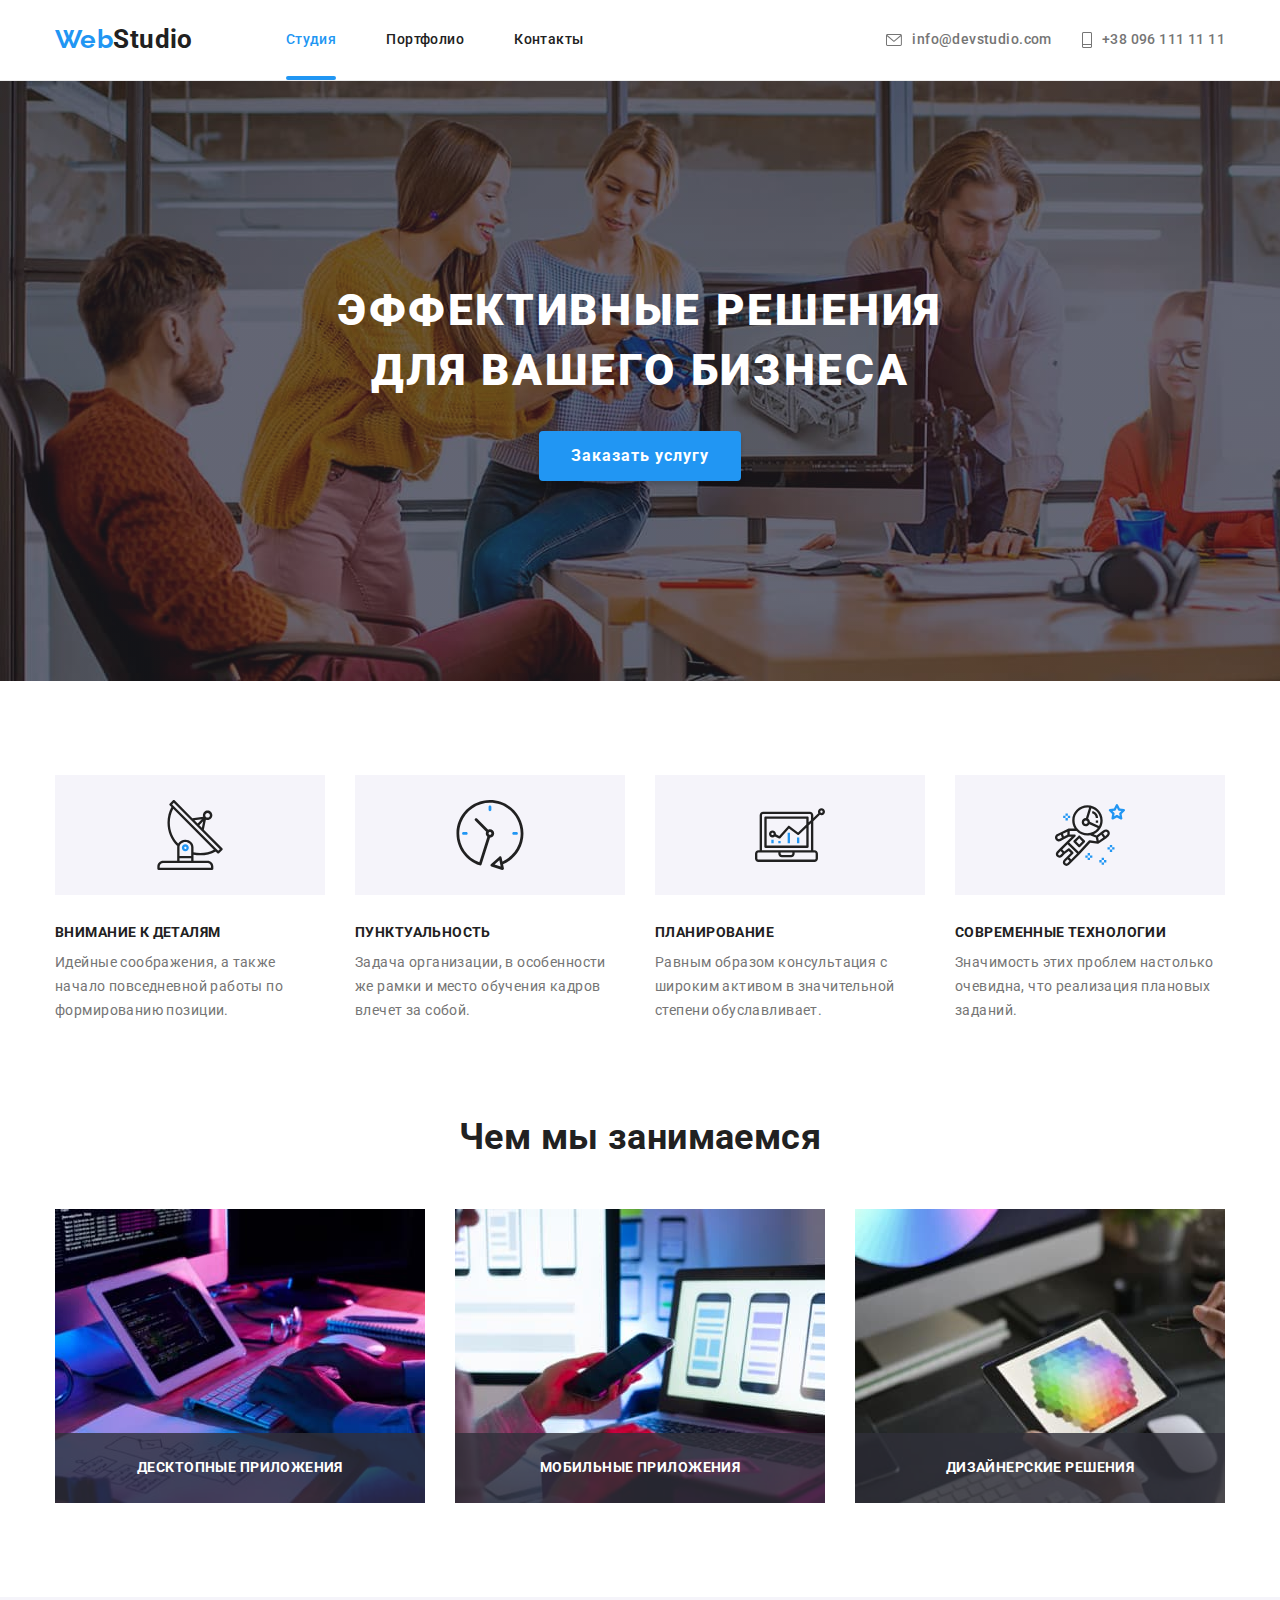
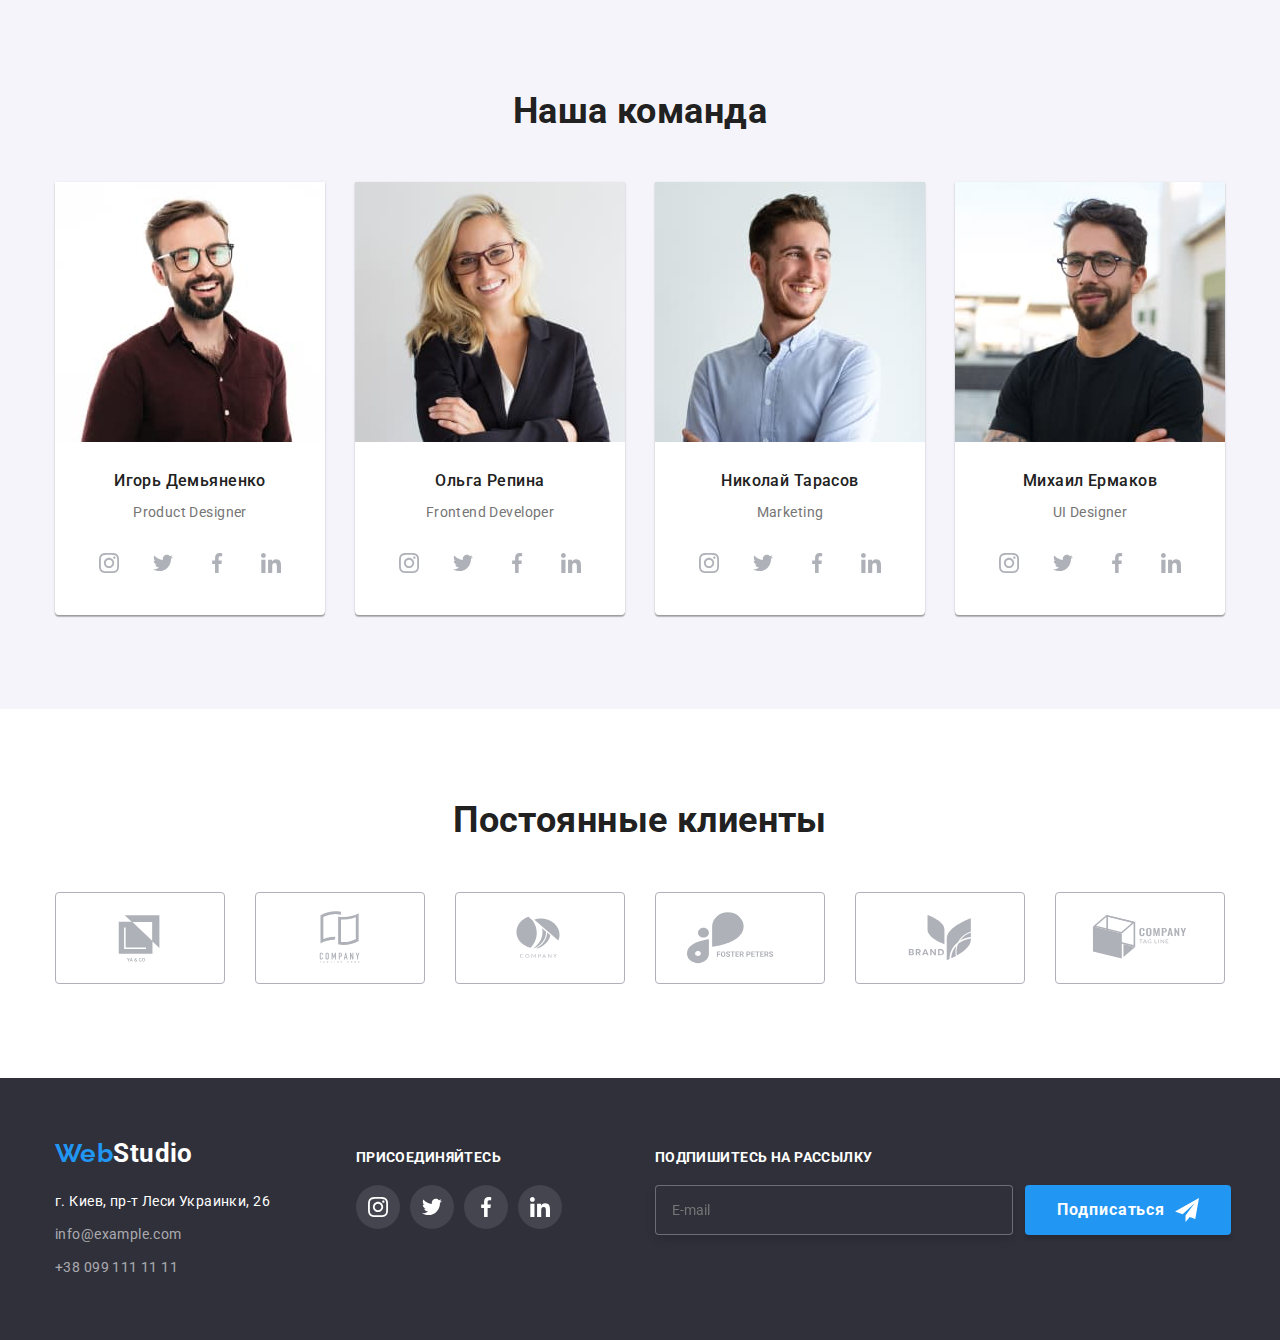
<file: index.html>
<!DOCTYPE html>
<html lang="en">
<head>
    <meta charset="UTF-8">
    <meta http-equiv="X-UA-Compatible" content="IE=edge">
    <meta name="viewport" content="width=device-width, initial-scale=1.0">
    <title>Студия</title>
    <link rel="stylesheet" href="https://cdnjs.cloudflare.com/ajax/libs/modern-normalize/1.1.0/modern-normalize.min.css">
    <link rel="preconnect" href="https://fonts.googleapis.com">
    <link rel="preconnect" href="https://fonts.gstatic.com" crossorigin>
    <link href="https://fonts.googleapis.com/css2?family=Roboto:wght@400;500;700;900&display=swap" rel="stylesheet">
    <link rel="preconnect" href="https://fonts.googleapis.com">
    <link rel="preconnect" href="https://fonts.gstatic.com" crossorigin>
    <link href="https://fonts.googleapis.com/css2?family=Raleway:wght@700&family=Roboto:wght@400;500;700;900&display=swap" rel="stylesheet">
    <link rel="stylesheet" href="./css/main.min.css">
</head>
<body>
    <!--Шапка Сайта-->
    <header class="page-header">
        <div class="container">
            <nav class="main-nav">
                <a href="./index.html" class="main-nav__logo">
                    <span class="main-nav__logo-title">Web</span>Studio
                </a>

                <ul class="site-nav list">
                    <li class="site-nav__item"><a href="./index.html" class="site-nav__link site-nav__current link">Студия</a></li>
                    <li class="site-nav__item"><a href="./portfolio.html" class="site-nav__link link">Портфолио</a></li>
                    <li class="site-nav__item"><a href="" class="site-nav__link link">Контакты</a></li>
                </ul>
            </nav>
            <!--Поле адресу-->
                <ul class="auth-nav list">
                    <li class="auth-nav__item"><a href="mailto:info@example.com" class="auth-nav__link link auth-nav__adres"> 
                    <svg class="auth-nav__icon auth-nav__icon-email">
                        <use href="./images/symbol-defs.svg#icon-email"></use>
                    </svg>
                    info@devstudio.com</a></li>
                    <li class="auth-nav__item"><a href="tel:+380991111111" class="auth-nav__link link auth-nav__tel">
                        <svg class="auth-nav__icon auth-nav__icon-phone">
                            <use href="./images/symbol-defs.svg#icon-phone"></use>
                        </svg>
                        +38 096 111 11 11</a></li>
                </ul>
            </div>
    </header>

    <!--Головний контент-->
    <main>
        <!--Герой-->
        <section class="hero">
            <div class="hero--container">
                <!--Тут поки написав всьо великими але поідеї треба в стилях писати щоб всі
                            букви були великі чи маленькі-->
                <h1 class="hero--title">ЭФФЕКТИВНЫЕ РЕШЕНИЯ <br> ДЛЯ ВАШЕГО БИЗНЕСА</h1>
                
                <button type="button" class="button button--primary" data-modal-open>   
                    Заказать услугу
                </button>
                <div class="backdrop is-hidden" data-modal>
                    <div class="modal">
                        <button class="modal-close" data-modal-close>
                            <svg class="icon close">
                                <use href="./images/symbol-defs.svg#icon-close"></use>
                            </svg>
                        </button>
                        
                        <h2 class="title">
                            Оставьте свои данные, мы вам перезвоним
                        </h2>   

                        <form class="modal-form">
                            
                            <ul class="list modal-list">

                                <li class="item">
                                    <label class="label" for="name">
                                        Имя
                                    </label>
                                    <input type="text" name="name" id="name">
                                    <svg class="icon">
                                        <use href="./images/symbol-defs.svg#profile"></use>
                                    </svg>
                                </li>
                                <li class="item">
                                    <label class="label" for="phone">
                                        Телефон
                                    </label>
                                    <input type="tel" name="phone" id="phone">
                                    <svg class="icon">
                                        <use href="./images/symbol-defs.svg#phone"></use>
                                    </svg>
                                </li>
                                <li class="item">
                                    <label class="label" for="email">
                                        Почта
                                    </label>
                                    <input type="email" name="email" id="email" >
                                    <svg class="icon">
                                        <use href="./images/symbol-defs.svg#email"></use>
                                    </svg>
                                </li>
                                <li class="item">
                                    <label for="coment" >
                                        Комментарий
                                    </label>
                                    <input type="text" name="coment" placeholder="Введите текст" id="coment" class="coment">
                                </li>
                            </ul>

                            <label class="label-check">
                                <input type="checkbox" name="topic" class="checkbox">
                                <span class=" icon-checkbox"></span>
                                Соглашаюсь с рассылкой и принимаю <a href="" class="checkbox-link"><span class="checkbox-span"> Условия договора</span> </a>
                            </label>
                            
                            <button class="button button--primary" type="submit">
                                Отправить
                            </button>
                        </form>
                    </div>
                </div>
            </div>
        </section>

        <!--Чим ми займаємось опис-->
        <section class="description section">
            <div class="container">
                <ul class="description--list">
                    <li class="description--item">
                        <div class="des-label">
                            <svg class="des-label--icon">
                                <use href="./images/symbol-defs.svg#icon-antenna"></use>
                            </svg>
                        </div>
                        <h3 class="description--title title">Внимание к деталям</h3>
                        <p>
                            Идейные соображения, а также начало повседневной работы по формированию позиции.
                        </p>
                    </li>
                    <li class="description--item">
                        <div class="des-label">
                            <svg class="des-label--icon ">
                                <use href="./images/symbol-defs.svg#icon-clock"></use>
                            </svg>
                        </div>
                        <h3 class="description--title title">Пунктуальность</h3>
                        <p>
                            Задача организации, в особенности же рамки и место обучения кадров влечет за собой.
                        </p>
                    </li>
                    <li class="description--item">
                        <div class="des-label">
                            <svg class="des-label--icon ">
                                <use href="./images/symbol-defs.svg#icon-diagram"></use>
                            </svg>
                        </div>
                        <h3 class="description--title title">Планирование</h3>
                        <p>
                            Равным образом консультация с широким активом в значительной степени обуславливает.
                        </p>
                    </li>
                    <li class="description--item">
                        <div class="des-label">
                            <svg class="des-label--icon ">
                                <use href="./images/symbol-defs.svg#icon-astronaut"></use>
                            </svg>
                        </div>
                        <h3 class="description--title title">Современные технологии</h3>
                        <p>
                            Значимость этих проблем настолько очевидна, что реализация плановых заданий.
                        </p>
                    </li>
                </ul>
            </div>
        </section>

        <!--Чим ми займаємось фото-->
        <section class="whatwedo section">
            <div class="container">
                <h2 class="title whatwedo--title">Чем мы занимаемся</h2>
                
                <ul class="whatwedo--list">
                    <li class="whatwedo--item">
                        <img src="./images/what-we-do/01.jpg" alt="Печатает на клавиатуре" width="370">
                        <div class="label">
                            <h3 class="label--title">Десктопные приложения</h3>
                        </div>
                        
                    </li>
                    <li class="whatwedo--item">
                        <img src="./images/what-we-do/02.jpg" alt="Делает картинку телефона" width="370">
                        <div class="label">
                            <h3 class="label--title">Мобильные приложения</h3>
                        </div>
                    </li>
                    <li class="whatwedo--item">
                        <img src="./images/what-we-do/03.jpg" alt="Палитра цветов" width="370">
                        <div class="label">
                            <h3 class="label--title">Дизайнерские решения</h3>
                        </div>
                    </li>
                </ul>
            </div>
        </section>

        <!--Наша команда-->
        <section class="team section">
                <div class="container">
                    <h2 class="team--title title">Наша команда</h2>
                    <ul class="team--list">
                            <li class="team--item wrap">
                                <img src="./images/team/01.jpg" alt="Мущина в очках" width="270">
                                <div class="team--item-wraper">
                                    <h3 class="title team--title">Игорь Демьяненко</h3>
                                    <p class="text team--text">Product Designer</p>

                                    <!--Socail Icon-->
                                    <ul class="social">
                                            <a href="" class="link social--link">
                                                <svg class="social--icon icon">
                                                    <use href="./images/symbol-defs.svg#icon-instagram"></use>
                                                </svg>
                                            </a>
                                            <a href="" class="link social--link">
                                                <svg class="social--icon icon">
                                                    <use href="./images/symbol-defs.svg#icon-twitter"></use>
                                                </svg>
                                            </a>
                                            <a href="" class="link social--link">
                                                <svg class="social--icon icon">
                                                    <use href="./images/symbol-defs.svg#icon-facebook"></use>
                                                </svg>
                                            </a>
                                            <a href="" class="link social--link">
                                                <svg class="social--icon icon">
                                                    <use href="./images/symbol-defs.svg#icon-linkedin"></use>
                                                </svg>
                                            </a>
                                    </ul>
                                </div>

                            </li>
                            <li class="team--item wrap">
                                <img src="./images/team/02.jpg" alt="Женщина в очках" width="270">
                                <div class="team--item-wraper">
                                    <h3 class="title team--title">Ольга Репина</h3>
                                    <p class="text team--text">Frontend Developer</p>
                                    
                                    <!--Socail Icon-->
                                    <ul class="social">
                                        <a href="" class="link social--link">
                                            <svg class="social--icon icon">
                                                <use href="./images/symbol-defs.svg#icon-instagram"></use>
                                            </svg>
                                        </a>
                                        <a href="" class="link social--link">
                                            <svg class="social--icon icon">
                                                <use href="./images/symbol-defs.svg#icon-twitter"></use>
                                            </svg>
                                        </a>
                                        <a href="" class="link social--link">
                                            <svg class="social--icon icon">
                                                <use href="./images/symbol-defs.svg#icon-facebook"></use>
                                            </svg>
                                        </a>
                                        <a href="" class="link social--link">
                                            <svg class="social--icon icon">
                                                <use href="./images/symbol-defs.svg#icon-linkedin"></use>
                                            </svg>
                                        </a>
                                    </ul>
                                </div>
                            </li>
                            <li class="team--item wrap">
                                <img src="./images/team/03.jpg" alt="Улибаючийся мущина" width="270">
                                <div class="team--item-wraper">
                                    <h3 class="title team--title">Николай Тарасов</h3>
                                    <p class="text team--text">Marketing</p>

                                    <!--Socail Icon-->
                                    <ul class="social">
                                        <a href="" class="link social--link">
                                            <svg class="social--icon icon">
                                                <use href="./images/symbol-defs.svg#icon-instagram"></use>
                                            </svg>
                                        </a>
                                        <a href="" class="link social--link">
                                            <svg class="social--icon icon">
                                                <use href="./images/symbol-defs.svg#icon-twitter"></use>
                                            </svg>
                                        </a>
                                        <a href="" class="link social--link">
                                            <svg class="social--icon icon">
                                                <use href="./images/symbol-defs.svg#icon-facebook"></use>
                                            </svg>
                                        </a>
                                        <a href="" class="link social--link">
                                            <svg class="social--icon icon">
                                                <use href="./images/symbol-defs.svg#icon-linkedin"></use>
                                            </svg>
                                        </a>
                                    </ul>
                                </div>

                            </li>
                            <li class="team--item wrap">
                                <img src="./images/team/04.jpg" alt="Улибаючийся мущина в очках" width="270">
                                <div class="team--item-wraper">
                                    <h3 class="title team--title">Михаил Ермаков</h3>
                                    <p class="text team--text">UI Designer</p>

                                    <!--Socail Icon-->
                                    <ul class="social">
                                        <a href="" class="link social--link">
                                            <svg class="social--icon icon">
                                                <use href="./images/symbol-defs.svg#icon-instagram"></use>
                                            </svg>
                                        </a>
                                        <a href="" class="link social--link">
                                            <svg class="social--icon icon">
                                                <use href="./images/symbol-defs.svg#icon-twitter"></use>
                                            </svg>
                                        </a>
                                        <a href="" class="link social--link">
                                            <svg class="social--icon icon">
                                                <use href="./images/symbol-defs.svg#icon-facebook"></use>
                                            </svg>
                                        </a>
                                        <a href="" class="link social--link">
                                            <svg class="social--icon icon">
                                                <use href="./images/symbol-defs.svg#icon-linkedin"></use>
                                            </svg>
                                        </a>
                                    </ul>
                                </div>
                            </li>
                    </ul>
                </div>
        </section>

        <!--Постійні клієнти-->
        <section class="clients">
            <div class="container">
                <h2 class="title clients--title">
                    Постоянные клиенты
                </h2>

                <!--Partner Logo-->
                <ul class="clients--logo">
                    <a href="" class="link clients--link">
                        <svg class="logo">
                            <use href="./images/symbol-defs.svg#icon-Logo_01"></use>
                        </svg>
                    </a>
                    <a href="" class="link clients--link">
                        <svg class="logo">
                            <use href="./images/symbol-defs.svg#icon-Logo_02"></use>
                        </svg>
                    </a>
                    <a href="" class="link clients--link">
                        <svg class="logo">
                            <use href="./images/symbol-defs.svg#icon-Logo_03"></use>
                        </svg>
                    </a>
                    <a href="" class="link clients--link">
                        <svg class="logo">
                            <use href="./images/symbol-defs.svg#icon-logo_04"></use>
                        </svg>
                    </a>
                    <a href="" class="link clients--link">
                        <svg class="logo">
                            <use href="./images/symbol-defs.svg#icon-Logo_05"></use>
                        </svg>
                    </a>

                    <a href="" class="link clients--link">
                        <svg class="logo">
                            <use href="./images/symbol-defs.svg#icon-Logo_06"></use>
                        </svg>
                    </a>
                </ul>
            </div>

        </section>
    </main>
    
    <!--Футер-->
    <footer class="footer">
        <div class="container">
            <div class="logo-address">
            <a href="./index.html" class="main-nav__logo">
                <span class="main-nav__logo-title">Web</span>Studio 
            </a>
            
            <address class="foot">
                <span class="footer-address">г. Киев, пр-т Леси Украинки, 26</span> 
                <a href="mailto:info@example.com" class="link adres">info@example.com</a> 
                <a href="tel:+380991111111" class="link tel">+38 099 111 11 11</a>
            </address>
            </div>


            <!--Приєднуйтесь-->
            <div class="join">
                <h2 class="title">
                    присоединяйтесь
                </h2>                

                <ul class="join-list">
                    <a href="" class="link">
                        <svg class="icon">
                            <use href="./images/symbol-defs.svg#icon-instagram"></use>
                        </svg>
                    </a>
                    <a href="" class="link">
                        <svg class="icon">
                            <use href="./images/symbol-defs.svg#icon-twitter"></use>
                        </svg>
                    </a>
                    <a href="" class="link">
                        <svg class="icon">
                            <use href="./images/symbol-defs.svg#icon-facebook"></use>
                        </svg>
                    </a>
                    <a href="" class="link">
                        <svg class="icon">
                            <use href="./images/symbol-defs.svg#icon-linkedin"></use>
                        </svg>
                    </a>
                </ul>

            </div>

            <!--Подпишитесь-->
            <div class="submit">
                <h2 class="title">
                    подпишитесь на рассылку
                </h2>

                <form name="signup" class="signup">
                    <input type="email" name="email" placeholder="E-mail">

                    <button class="button button--primary" type="submit">
                        Подписаться
                        <svg class="icon">
                            <use href="./images/symbol-defs.svg#telegram"></use>
                        </svg>
                    </button>
                </form>
            </div>

        </div>
    </footer>

    <script src="./js/modal.js"></script>
</body>
</html>
</file>
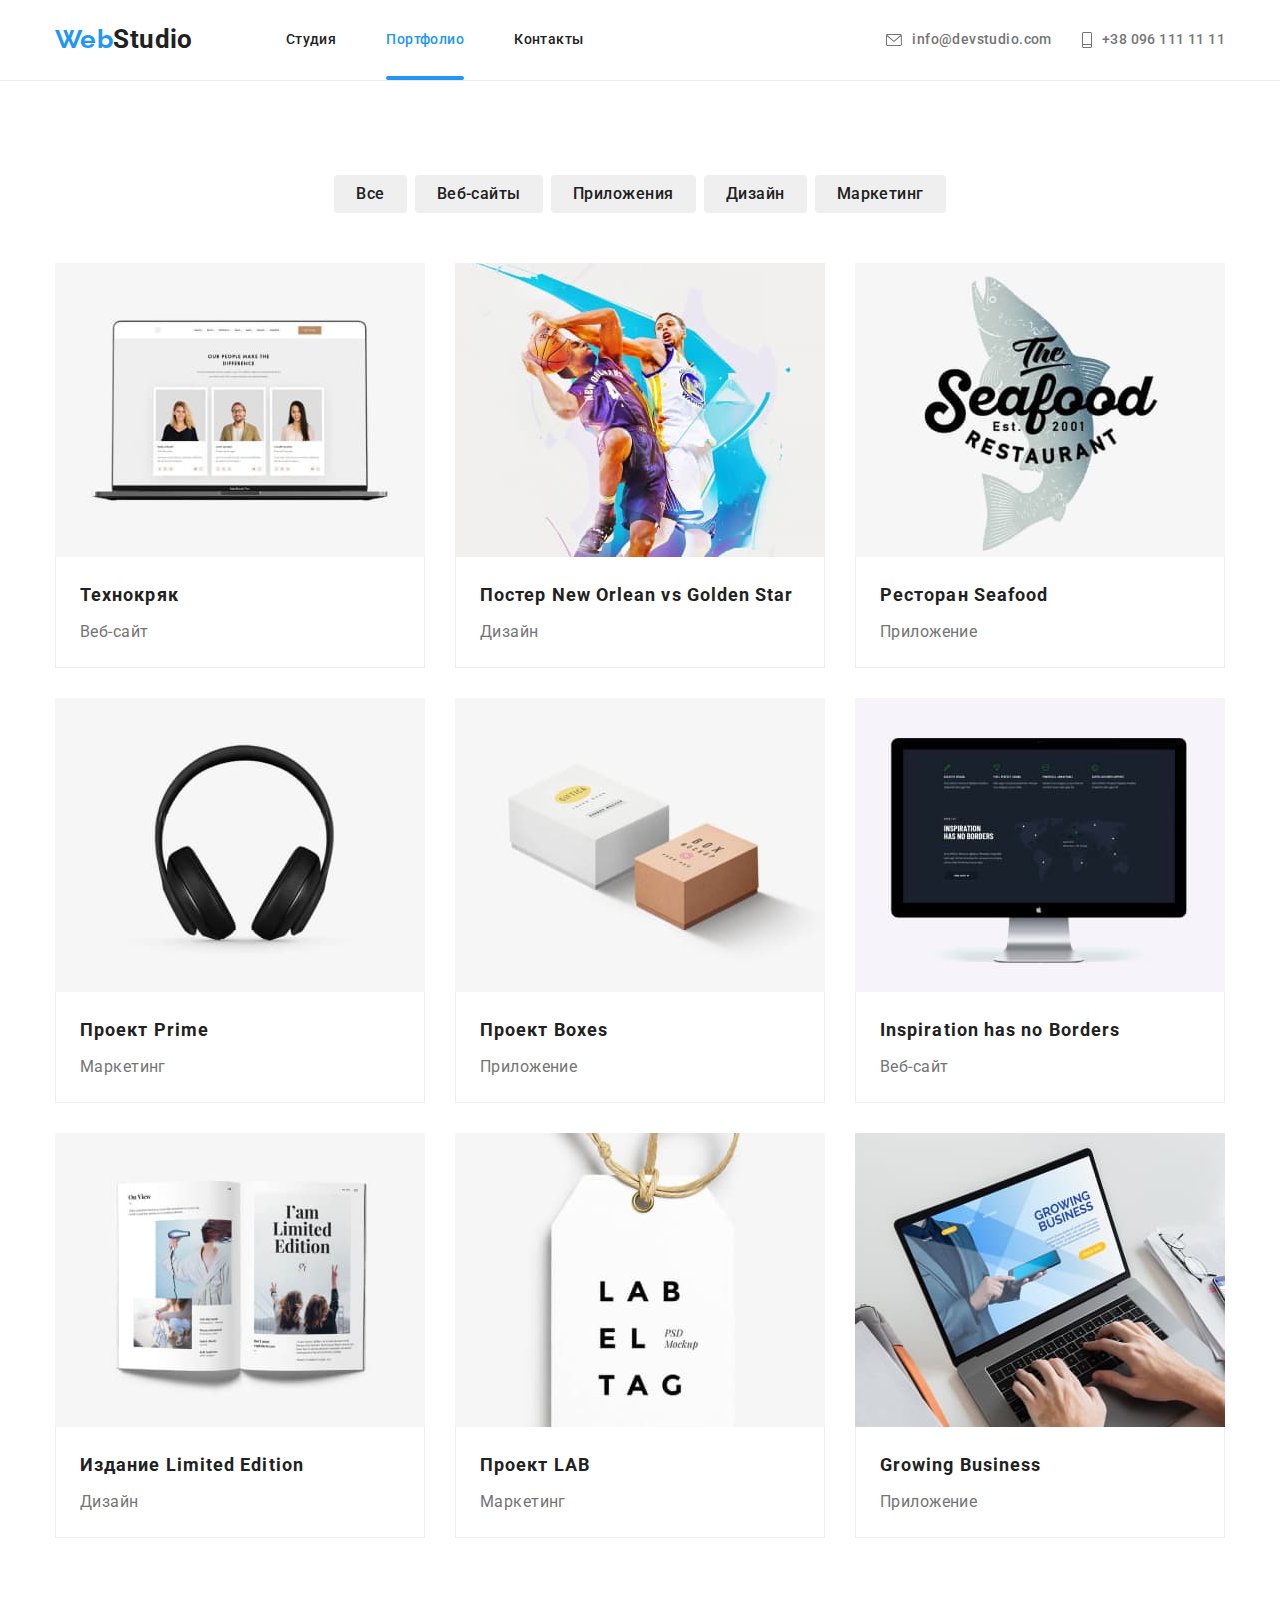
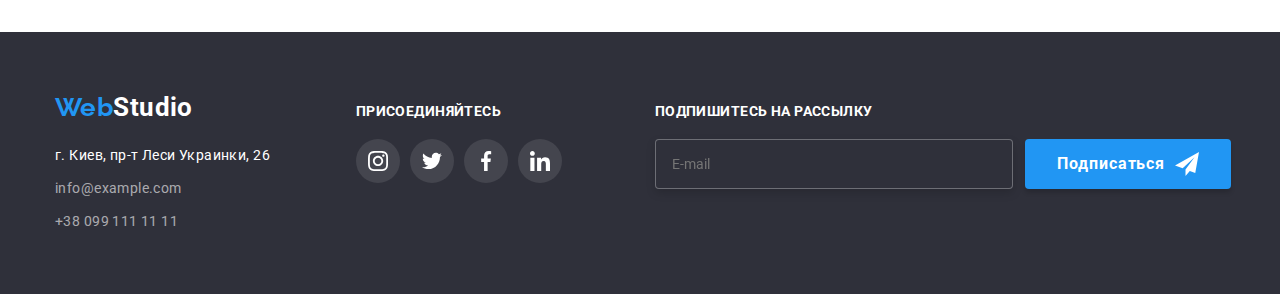
<file: portfolio.html>
<!DOCTYPE html>
<html lang="en">
<head>
    <meta charset="UTF-8">
    <meta http-equiv="X-UA-Compatible" content="IE=edge">
    <meta name="viewport" content="width=device-width, initial-scale=1.0">
    <title>Портфолио</title>
    <link rel="stylesheet" href="https://cdnjs.cloudflare.com/ajax/libs/modern-normalize/1.1.0/modern-normalize.min.css">
    <link rel="preconnect" href="https://fonts.googleapis.com">
    <link rel="preconnect" href="https://fonts.gstatic.com" crossorigin>
    <link href="https://fonts.googleapis.com/css2?family=Roboto:wght@400;500;700;900&display=swap" rel="stylesheet">
    <!--Тут вот походу трабл і не треба цього це лишнє можна кажись обєднати з фонтом Robot але поки лишу так як є-->
    <link rel="preconnect" href="https://fonts.googleapis.com">
    <link rel="preconnect" href="https://fonts.gstatic.com" crossorigin>
    <link href="https://fonts.googleapis.com/css2?family=Raleway:wght@700&family=Roboto:wght@400;500;700;900&display=swap" rel="stylesheet">
    <link rel="stylesheet" href="./css/main.min.css">
</head>
<body>
    <!--Шапка Сайта-->
    <header class="page-header">
        <div class="container">
            <nav class="main-nav">
                <a href="./index.html" class="main-nav__logo">
                    <span class="main-nav__logo-title">Web</span>Studio
                </a>
    
                <ul class="site-nav list">
                    <li class="site-nav__item"><a href="./index.html"
                            class="site-nav__link  link">Студия</a></li>
                    <li class="site-nav__item"><a href="./portfolio.html" class="site-nav__link link site-nav__current">Портфолио</a></li>
                    <li class="site-nav__item"><a href="" class="site-nav__link link">Контакты</a></li>
                </ul>
            </nav>
            <!--Поле адресу-->
            <ul class="auth-nav list">
                <li class="auth-nav__item"><a href="mailto:info@example.com" class="auth-nav__link link auth-nav__adres">
                        <svg class="auth-nav__icon auth-nav__icon-email">
                            <use href="./images/symbol-defs.svg#icon-email"></use>
                        </svg>
                        info@devstudio.com</a></li>
                <li class="auth-nav__item"><a href="tel:+380991111111" class="auth-nav__link link auth-nav__tel">
                        <svg class="auth-nav__icon auth-nav__icon-phone">
                            <use href="./images/symbol-defs.svg#icon-phone"></use>
                        </svg>
                        +38 096 111 11 11</a></li>
            </ul>
        </div>
    </header>
    
    
    <!--Головний контент-->
    <main>
        <section class="section">
        <!--Кнопки категорій-->
        <div class="container categories-button">
            <h1 class="title primary-title">Меню Категорій</h1>
            <ul class="categories list">
                <!--Можливо не потрібно але я залишу тут-->
                <li class="categories--item">
                    <button type="button" class="button button--secondary">
                        Все
                    </button>
                </li>
                <li class="categories--item">
                    <button type="button" class="button button--secondary">
                        Веб-сайты
                    </button>
                </li>
                <li class="categories--item">
                    <button type="button" class="button button--secondary">
                        Приложения
                    </button>
                </li>
                <li class="categories--item">
                    <button type="button" class="button button--secondary">
                        Дизайн
                    </button>
                </li>
                <li class="categories--item">
                    <button type="button" class="button button--secondary">
                        Маркетинг
                    </button>
                </li>
            </ul>
        </div>
        
        
        <!--Список Фото-Опис-->
        <div class="container cards-description">
            <ul class="cards list">
                <li class="cards--item">
                    <a href="" class="card-link link">
                        <div class="card-label">
                            <img src="./images/portfolio/01.jpg" alt="Laptop" width="370">
                            
                            <p class="text">
                                Технокряк это современная площадка распространения коронавируса. Компании используют эту платформу для цифрового
                                шпионажа и атак на защищённые сервера конкурентов.
                            </p>
                        </div>

                        <div class="cards-wraper">
                            <h2 class="title">Технокряк</h2>
                            <p>Веб-сайт</p>
                        </div>
                    </a>
                </li>
                <li class="cards--item">
                    <a href="" class="card-link link">
                        <div class="card-label">
                            <img src="./images/portfolio/02.jpg" alt="Два парня играют в баскетбол" width="370">
                            
                            <p class="text">
                                Технокряк это современная площадка распространения коронавируса. Компании используют эту платформу для цифрового
                                шпионажа и атак на защищённые сервера конкурентов.
                            </p>
                        </div>

                        <div class="cards-wraper">
                            <h2 class="title">Постер New Orlean vs Golden Star</h2>
                            <p>Дизайн</p>
                        </div>
                    </a>
                </li>
                <li class="cards--item">
                    <a href="" class="card-link link">
                    <div class="card-label">
                        <img src="./images/portfolio/03.jpg" alt="Изображения рибы" width="370">
                    
                        <p class="text">
                            Технокряк это современная площадка распространения коронавируса. Компании используют эту платформу для цифрового
                            шпионажа и атак на защищённые сервера конкурентов.
                        </p>
                    </div>

                    <div class="cards-wraper">
                        <h2 class="title">Ресторан Seafood</h2>
                        <p>Приложение</p>
                    </div>
                    </a>
                </li>
                <li class="cards--item">
                    <a href="" class="card-link link">
                    
                        <div class="card-label">
                            <img src="./images/portfolio/04.jpg" alt="Наушникы" width="370">
                            
                            <p class="text">
                                Технокряк это современная площадка распространения коронавируса. Компании используют эту платформу для цифрового
                                шпионажа и атак на защищённые сервера конкурентов.
                            </p>
                        </div>

                        <div class="cards-wraper">
                            <h2 class="title">Проект Prime</h2>
                            <p>Маркетинг</p>
                        </div>
                    </a>
                </li>
                <li class="cards--item">
                    <a href="" class="card-link link">
                    <div class="card-label">
                            <img src="./images/portfolio/05.jpg" alt="Две коробкы" width="370">
                            
                            <p class="text">
                                Технокряк это современная площадка распространения коронавируса. Компании используют эту платформу для цифрового
                                шпионажа и атак на защищённые сервера конкурентов.
                            </p>
                        </div>

                        <div class="cards-wraper">
                            <h2 class="title">Проект Boxes</h2>
                            <p>Приложение</p>
                        </div>
                    </a>
                </li>
                <li class="cards--item">
                    <a href="" class="card-link link">
                    <div class="card-label">
                            <img src="./images/portfolio/06.jpg" alt="Екран макбука" width="370">
                            
                            <p class="text">
                                Технокряк это современная площадка распространения коронавируса. Компании используют эту платформу для цифрового
                                шпионажа и атак на защищённые сервера конкурентов.
                            </p>
                        </div>
                        <div class="cards-wraper">
                            <h2 class="title">Inspiration has no Borders</h2>
                            <p>Веб-сайт</p>
                        </div>
                    </a>
                </li>
                <li class="cards--item">
                    <a href="" class="card-link link">
                        <div class="card-label">
                            <img src="./images/portfolio/07.jpg" alt="Книга" width="370">
                            
                            <p class="text">
                                Технокряк это современная площадка распространения коронавируса. Компании используют эту платформу для цифрового
                                шпионажа и атак на защищённые сервера конкурентов.
                            </p>
                        </div>

                        <div class="cards-wraper">
                            <h2 class="title">Издание Limited Edition</h2>
                            <p>Дизайн</p>
                        </div>
                    </a>
                </li>
                <li class="cards--item">
                    <a href="" class="card-link link">
                    <div class="card-label">
                            <img src="./images/portfolio/08.jpg" alt="Картка бренда" width="370">
            
                            <p class="text">
                                Технокряк это современная площадка распространения коронавируса. Компании используют эту платформу для цифрового
                                шпионажа и атак на защищённые сервера конкурентов.
                            </p>
                        </div>
                    <div class="cards-wraper">
                        <h2 class="title">Проект LAB</h2>
                        <p>Маркетинг</p>
                    </div>
                    </a>
                </li>
                <li class="cards--item">
                    <a href="" class="card-link link">
                    <div class="card-label">
                            <img src="./images/portfolio/09.jpg" alt="Печатает на ноутбуке" width="370">
                            
                            <p class="text">
                                Технокряк это современная площадка распространения коронавируса. Компании используют эту платформу для цифрового
                                шпионажа и атак на защищённые сервера конкурентов.
                            </p>
                        </div>
                    <div class="cards-wraper">
                        <h2 class="title">Growing Business</h2>
                        <p>Приложение</p>
                    </div>
                    </a>
                </li>
            </ul>
        </div>
        </section>




    </main>

    <!--Футер-->
    <footer class="footer">
        <div class="container">
            <div class="logo-address">
                <a href="./index.html" class="main-nav__logo">
                    <span class="main-nav__logo-title">Web</span>Studio
                </a>
    
                <address class="foot">
                    <span class="footer-address">г. Киев, пр-т Леси Украинки, 26</span>
                    <a href="mailto:info@example.com" class="link adres">info@example.com</a>
                    <a href="tel:+380991111111" class="link tel">+38 099 111 11 11</a>
                </address>
            </div>
    
    
            <!--Приєднуйтесь-->
            <div class="join">
                <h2 class="title">
                    присоединяйтесь
                </h2>
    
                <ul class="join-list">
                    <a href="" class="link">
                        <svg class="icon">
                            <use href="./images/symbol-defs.svg#icon-instagram"></use>
                        </svg>
                    </a>
                    <a href="" class="link">
                        <svg class="icon">
                            <use href="./images/symbol-defs.svg#icon-twitter"></use>
                        </svg>
                    </a>
                    <a href="" class="link">
                        <svg class="icon">
                            <use href="./images/symbol-defs.svg#icon-facebook"></use>
                        </svg>
                    </a>
                    <a href="" class="link">
                        <svg class="icon">
                            <use href="./images/symbol-defs.svg#icon-linkedin"></use>
                        </svg>
                    </a>
                </ul>
            </div>

            <!--Подпишитесь-->
            <div class="submit">
                <h2 class="title">
                    подпишитесь на рассылку
                </h2>
            
                <form name="signup" class="signup">
                    <input type="email" name="email" placeholder="E-mail">
            
                    <button class="button button--primary" type="submit">
                        Подписаться
                        <svg class="icon">
                            <use href="./images/symbol-defs.svg#telegram"></use>
                        </svg>
                    </button>
                </form>
            </div>
            
        </div>
    </footer>
</body>
</html>
</file>
<file: css/main.min.css>
body{background-color:#fff;color:#757575;font-family:"Roboto", sans-serif;font-size:14px;line-height:1.71;letter-spacing:0.03em}.list{padding:0;margin:0;list-style:none}.link{text-decoration:none}img{display:block}body li{list-style-type:none}ul{padding:0px;margin:0px}h1,h2,h3,h4,h5,h6{margin:0px}p{margin:0px}.container{margin-left:auto;margin-right:auto;width:1200px;padding-left:15px;padding-right:15px}.section{padding-top:94px;padding-bottom:94px}.title{color:#212121;font-weight:700}.button{color:#fff;font-weight:700;font-size:16px;line-height:1.875;letter-spacing:0.06em;text-decoration:none}.button--primary{background-color:#2196f3;padding:10px 32px}.button--primary:hover{cursor:pointer;-webkit-transition-duration:250ms;transition-duration:250ms;-webkit-transition-timing-function:cubic-bezier(0.4, 0, 0.2, 1);transition-timing-function:cubic-bezier(0.4, 0, 0.2, 1)}.button--primary{-webkit-box-shadow:0px 4px 4px rgba(0,0,0,0.15);box-shadow:0px 4px 4px rgba(0,0,0,0.15)}button{border:0px;border-radius:4px}.button--secondary{padding:6px 22px;font-weight:500;line-height:1.62;letter-spacing:0.03em;color:#212121}.button--secondary:hover,.button--secondary:focus{background-color:#2196f3;color:#fff;-webkit-box-shadow:0px 3px 1px rgba(0,0,0,0.1),0px 1px 2px rgba(0,0,0,0.08),0px 2px 2px rgba(0,0,0,0.12);box-shadow:0px 3px 1px rgba(0,0,0,0.1),0px 1px 2px rgba(0,0,0,0.08),0px 2px 2px rgba(0,0,0,0.12);cursor:pointer;-webkit-transition-duration:250ms;transition-duration:250ms;-webkit-transition-timing-function:cubic-bezier(0.4, 0, 0.2, 1);transition-timing-function:cubic-bezier(0.4, 0, 0.2, 1)}.social{display:-webkit-box;display:-ms-flexbox;display:flex;padding-right:32px;padding-left:32px}.social a{width:44px;height:44px;display:-webkit-box;display:-ms-flexbox;display:flex;-webkit-box-pack:center;-ms-flex-pack:center;justify-content:center;-webkit-box-align:center;-ms-flex-align:center;align-items:center}.social a{margin-right:10px}.social a:last-child{margin-right:0px}.social .icon{width:20px;height:20px;fill:#afb1b8}.social a:hover,.social a:focus{background-color:#2196f3;border-radius:50%;cursor:pointer;-webkit-transition-duration:250ms;transition-duration:250ms;-webkit-transition-timing-function:cubic-bezier(0.4, 0, 0.2, 1);transition-timing-function:cubic-bezier(0.4, 0, 0.2, 1)}.social a:hover .icon,.social a:focus .icon{fill:#fff}.main-nav{display:-webkit-box;display:-ms-flexbox;display:flex;-webkit-box-align:center;-ms-flex-align:center;align-items:center}.main-nav__logo{margin-right:93px}.main-nav__logo{color:#212121;font-family:"Roboto";font-weight:700;font-size:26px;line-height:1.2;text-decoration:none}.main-nav__logo-title{color:#2196f3;font-family:"Raleway", sans-serif;font-weight:700}.site-nav__link{color:#212121;font-weight:500;font-size:14px;line-height:1.2}.site-nav__link:hover,.site-nav__link:focus{color:#2196f3;-webkit-transition-duration:250ms;transition-duration:250ms;-webkit-transition-timing-function:cubic-bezier(0.4, 0, 0.2, 1);transition-timing-function:cubic-bezier(0.4, 0, 0.2, 1)}.site-nav__link::after{content:"";position:absolute;bottom:-28px;left:0;width:100%;border:2px solid #2196f3;border-radius:2px;opacity:0}.site-nav__link:hover::after,.site-nav__link:focus::after{opacity:1}header{border-bottom:1px solid #ececec}.site-nav__item{position:relative}.site-nav__current{color:#2196f3}.site-nav__current::after,.site-nav__current::after{opacity:1}.site-nav{display:-webkit-box;display:-ms-flexbox;display:flex}.site-nav__item{margin-right:50px}.site-nav__item:last-child{margin-right:0px}.auth-nav__link{color:#757575;font-weight:500;font-size:14px;line-height:1.2}.auth-nav__link:hover,.auth-nav__link:focus{color:#2196f3;-webkit-transition-duration:250ms;transition-duration:250ms;-webkit-transition-timing-function:cubic-bezier(0.4, 0, 0.2, 1);transition-timing-function:cubic-bezier(0.4, 0, 0.2, 1)}.auth-nav{display:-webkit-box;display:-ms-flexbox;display:flex;-webkit-box-align:center;-ms-flex-align:center;align-items:center;margin-left:auto}.auth-nav__item{margin-right:30px}.auth-nav__item:last-child{margin-right:0px}.page-header{display:-webkit-box;display:-ms-flexbox;display:flex;-webkit-box-align:center;-ms-flex-align:center;align-items:center;padding-top:24px;padding-bottom:25px}.page-header .container{display:-webkit-box;display:-ms-flexbox;display:flex}.auth-nav__icon{fill:#757575}.auth-nav__icon-email{width:16px;height:12px;margin-right:10px}.auth-nav__icon-phone{width:10px;height:16px;margin-right:10px}.auth-nav__link{display:-webkit-box;display:-ms-flexbox;display:flex;-webkit-box-align:center;-ms-flex-align:center;align-items:center}.auth-nav__link:hover .auth-nav__icon,.auth-nav__link:focus .auth-nav__icon{fill:#2196f3;-webkit-transition-duration:250ms;transition-duration:250ms;-webkit-transition-timing-function:cubic-bezier(0.4, 0, 0.2, 1);transition-timing-function:cubic-bezier(0.4, 0, 0.2, 1)}.hero--title{color:#fff;font-weight:900;font-size:44px;line-height:1.36;letter-spacing:0.06em;text-transform:uppercase;margin-bottom:30px}.hero{text-align:center;max-width:1600px;height:600px;margin-right:auto;margin-left:auto;background-image:-webkit-gradient(linear, left top, right top, from(rgba(47,48,58,0.4)), to(rgba(47,48,58,0.4))),url("../images/hero/Img.jpg");background-image:linear-gradient(to right, rgba(47,48,58,0.4), rgba(47,48,58,0.4)),url("../images/hero/Img.jpg")}.hero--container{padding-top:200px;padding-bottom:200px}.description--title{font-size:14px;line-height:1.14;text-transform:uppercase}.description.section{padding-bottom:0px}.description--item{text-decoration:none}.description--list{display:-webkit-box;display:-ms-flexbox;display:flex}.description--title{margin-bottom:10px}.description--item{margin-right:30px;max-width:270px}.description--item:last-child{margin-right:0px}.des-label{width:270px;height:120px;background-color:#f5f4fa;margin-bottom:30px}.des-label--icon{width:70px;height:70px;position:relative;top:25px;left:100px}.whatwedo--title{font-size:36px;line-height:1.16;text-align:center;margin-bottom:50px}.whatwedo--item{margin-right:30px;position:relative}.whatwedo--item:last-child{margin-right:0px}.whatwedo--list{display:-webkit-box;display:-ms-flexbox;display:flex}.whatwedo--list .label--title{font-size:14px;line-height:1.14;text-transform:uppercase;color:#fff}.whatwedo--list .label{display:-webkit-box;display:-ms-flexbox;display:flex;-webkit-box-align:center;-ms-flex-align:center;align-items:center;-webkit-box-pack:center;-ms-flex-pack:center;justify-content:center;height:70px;width:100%;position:absolute;bottom:0;background-color:rgba(47,48,58,0.8)}.team--title{font-size:36px;line-height:1.16;text-align:center;margin-bottom:50px}.team--list .team--title{font-weight:500;font-size:16px;line-height:1.18;text-align:center;margin-bottom:10px}.team{background-color:#f5f4fa}.team--list{display:-webkit-box;display:-ms-flexbox;display:flex}.team--item{margin-right:30px;background-color:#fff;-webkit-box-shadow:0px 1px 3px rgba(0,0,0,0.12),0px 1px 1px rgba(0,0,0,0.14),0px 2px 1px rgba(0,0,0,0.2);box-shadow:0px 1px 3px rgba(0,0,0,0.12),0px 1px 1px rgba(0,0,0,0.14),0px 2px 1px rgba(0,0,0,0.2);border-radius:0px 0px 4px 4px}.team--item:last-child{margin-right:0px}.team--text{text-align:center;margin-bottom:16px}.team--item-wraper{padding-top:30px;padding-bottom:30px}.clients--title{font-size:36px;line-height:1.16;text-align:center;margin-bottom:50px}.clients{padding-top:91px;padding-bottom:94px}.logo{fill:#afb1b8}.clients--link{width:170px;height:92px;border:1px solid #afb1b8;border-radius:4px;display:-webkit-box;display:-ms-flexbox;display:flex;-webkit-box-pack:center;-ms-flex-pack:center;justify-content:center;-webkit-box-align:center;-ms-flex-align:center;align-items:center}.clients--link:hover .logo,.clients--link:focus .logo{fill:#2196f3;-webkit-transition-duration:250ms;transition-duration:250ms;-webkit-transition-timing-function:cubic-bezier(0.4, 0, 0.2, 1);transition-timing-function:cubic-bezier(0.4, 0, 0.2, 1)}.clients--logo{display:-webkit-box;display:-ms-flexbox;display:flex}.clients--logo .logo{width:106px;height:60px}.clients--logo .link:hover,.clients--logo .link:focus{border-color:#2196f3;-webkit-transition-duration:250ms;transition-duration:250ms;-webkit-transition-timing-function:cubic-bezier(0.4, 0, 0.2, 1);transition-timing-function:cubic-bezier(0.4, 0, 0.2, 1)}.clients--logo a{margin-right:30px}.clients--logo a:last-child{margin-right:0px}.hero .backdrop{position:fixed;top:0;left:0;width:100%;height:100%;z-index:10;background-color:rgba(0,0,0,0.2);-webkit-transition-duration:250ms;transition-duration:250ms;-webkit-transition-timing-function:cubic-bezier(0.4, 0, 0.2, 1);transition-timing-function:cubic-bezier(0.4, 0, 0.2, 1)}.hero .backdrop.is-hidden{opacity:0;pointer-events:none}.hero .modal{position:absolute;top:50%;left:50%;-webkit-transform:translate(-50%, -50%);transform:translate(-50%, -50%);width:528px;background-color:#fff;-webkit-box-shadow:0px 1px 3px rgba(0,0,0,0.12),0px 1px 1px rgba(0,0,0,0.14),0px 2px 1px rgba(0,0,0,0.2);box-shadow:0px 1px 3px rgba(0,0,0,0.12),0px 1px 1px rgba(0,0,0,0.14),0px 2px 1px rgba(0,0,0,0.2);border-radius:4px}.modal-close{position:absolute;top:8px;right:8px;width:30px;height:30px;background-color:#fff;border:1px solid rgba(0,0,0,0.1);border-radius:50%}.modal .icon.close{position:relative;top:9px;left:9px;-webkit-transform:translate(-8px, -7px);transform:translate(-8px, -7px);width:11px;height:11px;cursor:pointer}.modal .title{padding-top:40px;margin-bottom:12px;font-size:20px;line-height:23px;letter-spacing:0.03em}.modal-list .item{margin-bottom:10px}.modal-list .item:last-child{margin-bottom:20px}.modal .button.primary{margin-top:30px}.modal-list .item{position:relative}.modal-list input{border:1px solid rgba(33,33,33,0.2);-webkit-box-sizing:border-box;box-sizing:border-box;border-radius:4px;width:448px;height:40px;padding-left:42px}.modal-form{width:448px;margin-right:auto;margin-left:auto}.modal .icon{width:18px;height:18px;position:absolute;top:35px;left:12px}.modal .coment{padding-left:16px}.modal .modal-close:focus .icon,.modal .modal-close:hover .icon{fill:#2196f3;-webkit-transition-duration:250ms;transition-duration:250ms;-webkit-transition-timing-function:cubic-bezier(0.4, 0, 0.2, 1);transition-timing-function:cubic-bezier(0.4, 0, 0.2, 1)}.modal input:focus+.icon{fill:#2196f3}.modal .checkbox-link{color:#2196f3}.modal .coment{height:120px;padding-bottom:80px}.modal .item{text-align:left}.modal .modal-close{cursor:pointer}.modal .checkbox{-webkit-appearance:none;-moz-appearance:none;appearance:none}.modal .icon-checkbox{width:16px;height:15px;position:absolute;border:2px solid #212121;border-radius:2px;margin-left:-24px}.modal .label-check{padding-left:24px;margin-left:12px;display:-webkit-box;display:-ms-flexbox;display:flex;-webkit-box-align:center;-ms-flex-align:center;align-items:center}.modal .checkbox:checked+.icon-checkbox{border:2px solid #2196f3;background-color:#2196f3;background-image:url(../images/full-check.svg);background-size:contain;background-origin:border-box;-webkit-filter:drop-shadow(0px 4px 4px rgba(0,0,0,0.25));filter:drop-shadow(0px 4px 4px rgba(0,0,0,0.25))}.modal input:hover{cursor:pointer}.modal .label-check:hover{cursor:pointer}.modal .button.primary{width:200px}.modal-form{padding-bottom:40px}.primary-title{display:none}.cards .title{font-size:18px;line-height:2;letter-spacing:0.06em}.cards p{font-size:16px;line-height:1.87}.categories-button .categories{display:-webkit-box;display:-ms-flexbox;display:flex;-webkit-box-pack:center;-ms-flex-pack:center;justify-content:center;margin-bottom:50px}.cards{display:-webkit-box;display:-ms-flexbox;display:flex;-ms-flex-wrap:wrap;flex-wrap:wrap;margin-top:-30px}.categories--item{margin-right:8px}.categories--item:last-child{margin-right:0px}.cards--item{margin-right:30px;margin-top:30px}.cards--item:nth-child(3n+3){margin-right:0px}.cards--item:hover{-webkit-box-shadow:0px 1px 1px rgba(0,0,0,0.12),0px 4px 4px rgba(0,0,0,0.06),1px 4px 6px rgba(0,0,0,0.16);box-shadow:0px 1px 1px rgba(0,0,0,0.12),0px 4px 4px rgba(0,0,0,0.06),1px 4px 6px rgba(0,0,0,0.16);cursor:pointer;-webkit-transition-duration:250ms;transition-duration:250ms;-webkit-transition-timing-function:cubic-bezier(0.4, 0, 0.2, 1);transition-timing-function:cubic-bezier(0.4, 0, 0.2, 1)}.cards .cards-wraper{padding:20px 24px 20px 24px;border:1px solid #eeeeee;border-top:none}.cards-wraper .title{margin-bottom:4px}.cards img{display:block;max-width:100%;height:auto}.card-label .text{width:370px;color:#fff;font-size:18px;line-height:28px;padding-top:63px;padding-left:24px;padding-right:24px;padding-bottom:63px}.card-link{position:relative}.card-label{height:294px;overflow:hidden}.card-label .text{background-color:rgba(33,150,243,0.9);-webkit-transition-duration:250ms;transition-duration:250ms;-webkit-transition-timing-function:cubic-bezier(0.4, 0, 0.2, 1);transition-timing-function:cubic-bezier(0.4, 0, 0.2, 1)}.cards--item:hover .card-label .text{-webkit-transform:translateY(-294px);transform:translateY(-294px)}.cards-wraper p{color:#757575}.footer .link,.footer .link{color:rgba(255,255,255,0.6)}.footer .link:hover,.footer .link:focus,.footer .link:hover,.footer .link:focus{color:#2196f3;-webkit-transition-duration:250ms;transition-duration:250ms;-webkit-transition-timing-function:cubic-bezier(0.4, 0, 0.2, 1);transition-timing-function:cubic-bezier(0.4, 0, 0.2, 1)}.footer-address,.footer .main-nav__logo{color:#fff}.footer{background-color:#2f303a}.foot{max-width:231px;font-weight:400;font-style:normal;margin-top:20px}.footer{padding-top:60px;padding-bottom:60px}.footer .container{display:-webkit-box;display:-ms-flexbox;display:flex;-webkit-box-align:baseline;-ms-flex-align:baseline;align-items:baseline}.footer .logo-address{margin-right:70px}.submit .icon{width:24px;height:24px;margin-left:10px}.submit .button--primary{display:-webkit-box;display:-ms-flexbox;display:flex;-webkit-box-align:center;-ms-flex-align:center;align-items:center}.submit .signup{display:-webkit-box;display:-ms-flexbox;display:flex}.signup input{margin-right:12px;width:358px;height:50px;border:1px solid rgba(255,255,255,0.3);-webkit-box-sizing:border-box;box-sizing:border-box;-webkit-filter:drop-shadow(0px 4px 4px rgba(0,0,0,0.15));filter:drop-shadow(0px 4px 4px rgba(0,0,0,0.15));border-radius:4px;background-color:#2f303a;color:#fff;padding-left:16px}.submit .title{color:#fff;font-size:14px;line-height:16px;text-transform:uppercase;margin-bottom:20px}.join .title{color:#fff;font-size:14px;line-height:16px;text-transform:uppercase;margin-bottom:20px}.join-list{display:-webkit-box;display:-ms-flexbox;display:flex}.join .icon{width:20px;height:20px;fill:#fff}.join a{width:44px;height:44px;border-radius:50%;margin-right:10px;background-color:rgba(255,255,255,0.1);display:-webkit-box;display:-ms-flexbox;display:flex;-webkit-box-pack:center;-ms-flex-pack:center;justify-content:center;-webkit-box-align:center;-ms-flex-align:center;align-items:center}.join a:hover,.join a:focus{background-color:#2196f3;-webkit-transition-duration:250ms;transition-duration:250ms;-webkit-transition-timing-function:cubic-bezier(0.4, 0, 0.2, 1);transition-timing-function:cubic-bezier(0.4, 0, 0.2, 1)}.join a:last-child{margin-right:0px}.footer .join{margin-right:93px}.foot .link.adres{display:inherit;margin-top:9px;margin-bottom:9px}
/*# sourceMappingURL=main.min.css.map */
</file>
